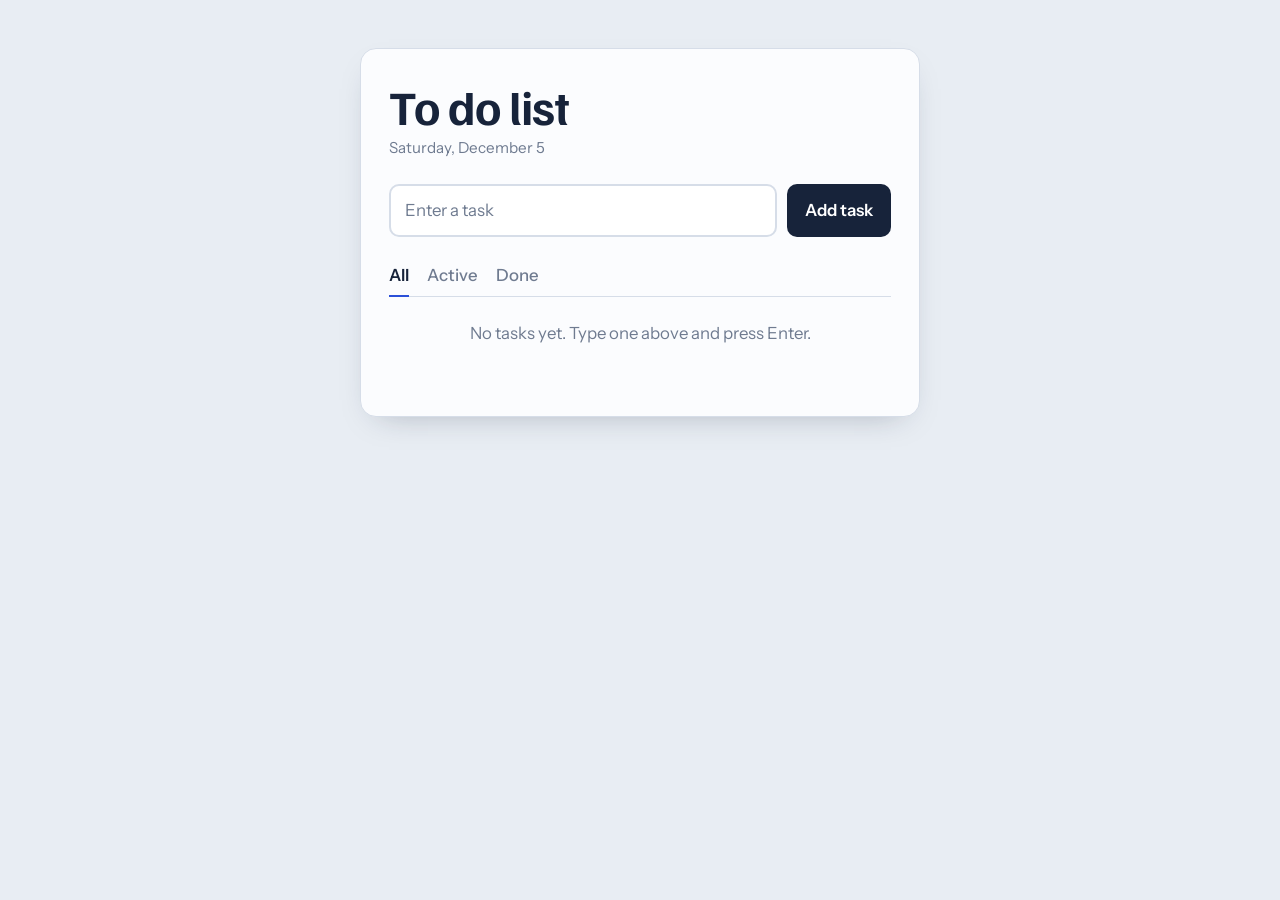
<file: index.html>
<!DOCTYPE html>
<html lang="en">
  <head>
    <meta charset="UTF-8">
    <meta name="viewport" content="width=device-width, initial-scale=1.0">
    <title>To do list</title>
    <link rel="preconnect" href="https://fonts.googleapis.com">
    <link rel="preconnect" href="https://fonts.gstatic.com" crossorigin>
    <link href="https://fonts.googleapis.com/css2?family=Familjen+Grotesk:wght@600;700&family=Instrument+Sans:wght@400;500;600&display=swap" rel="stylesheet">
    <link rel="stylesheet" href="index.css">
    <script src="index.js" defer></script>
  </head>
  <body>
    <main class="app">
      <header class="head">
        <h1>To do list</h1>
        <p class="date" id="today"></p>
      </header>

      <form class="add" id="addForm">
        <label class="sr-only" for="taskInput">New task</label>
        <input id="taskInput" placeholder="Enter a task" autocomplete="off" maxlength="200">
        <button id="addTaskButton" type="submit">Add task</button>
      </form>

      <div class="filters" role="group" aria-label="Filter tasks">
        <button type="button" data-filter="all" aria-pressed="true">All</button>
        <button type="button" data-filter="active" aria-pressed="false">Active</button>
        <button type="button" data-filter="done" aria-pressed="false">Done</button>
      </div>

      <h2 class="sr-only">Tasks</h2>
      <ul id="taskList" class="task-list"></ul>
      <p id="emptyState" class="empty" hidden></p>

      <footer class="summary">
        <span id="count"></span>
        <button type="button" id="clearDone" hidden>Clear completed</button>
      </footer>
    </main>
  </body>
</html>
</file>
<file: index.css>
:root {
  --page: #e8edf3;
  --paper: #fbfcfe;
  --ink: #17233a;
  --muted: #6f7b90;
  --line: #d6dde8;
  --pen: #2b50d8;
  --pen-soft: #e6ecfd;
  --danger: #c23b3b;
  --font-head: "Familjen Grotesk", system-ui, sans-serif;
  --font-body: "Instrument Sans", system-ui, sans-serif;
}

* { box-sizing: border-box; }

body {
  margin: 0;
  min-height: 100vh;
  padding: 48px 16px;
  background: var(--page);
  color: var(--ink);
  font-family: var(--font-body);
  font-size: 1.05rem;
  line-height: 1.5;
}

.sr-only {
  position: absolute;
  width: 1px;
  height: 1px;
  margin: -1px;
  padding: 0;
  overflow: hidden;
  clip: rect(0 0 0 0);
  white-space: nowrap;
  border: 0;
}

button { font: inherit; color: inherit; cursor: pointer; }
:focus-visible { outline: 3px solid var(--pen); outline-offset: 2px; }

/* ---------- Card ---------- */
.app {
  max-width: 560px;
  margin: 0 auto;
  padding: 32px 28px 24px;
  background: var(--paper);
  border: 1px solid var(--line);
  border-radius: 16px;
  box-shadow: 0 12px 32px -18px rgba(23, 35, 58, .35);
}

.head { margin-bottom: 24px; }
h1 {
  margin: 0;
  font-family: var(--font-head);
  font-size: clamp(2.2rem, 8vw, 3rem);
  font-weight: 700;
  line-height: 1.05;
  letter-spacing: -.02em;
}
.date { margin: 6px 0 0; color: var(--muted); font-size: .95rem; }

/* ---------- Add form ---------- */
.add { display: flex; gap: 10px; margin-bottom: 20px; }
.add input {
  flex: 1;
  min-width: 0;
  padding: 12px 14px;
  font: inherit;
  color: var(--ink);
  background: #fff;
  border: 2px solid var(--line);
  border-radius: 10px;
}
.add input::placeholder { color: var(--muted); }
.add input:focus { border-color: var(--pen); outline: none; }
.add button {
  padding: 12px 18px;
  font-weight: 600;
  color: #fff;
  background: var(--ink);
  border: 0;
  border-radius: 10px;
}
.add button:hover { background: var(--pen); }

/* ---------- Filters ---------- */
.filters { display: flex; gap: 18px; border-bottom: 1px solid var(--line); }
.filters button {
  padding: 6px 0;
  margin-bottom: -1px;
  color: var(--muted);
  background: none;
  border: 0;
  border-bottom: 2px solid transparent;
  font-weight: 500;
}
.filters button:hover { color: var(--ink); }
.filters button[aria-pressed="true"] {
  color: var(--ink);
  border-bottom-color: var(--pen);
  font-weight: 600;
}

/* ---------- Task list ---------- */
.task-list { margin: 0; padding: 0; list-style: none; }

.task {
  display: flex;
  align-items: center;
  gap: 12px;
  padding: 12px 0;
  border-bottom: 1px solid var(--line);
}

.check { position: relative; display: inline-flex; flex: none; cursor: pointer; }
.check input {
  position: absolute;
  inset: 0;
  width: 100%;
  height: 100%;
  margin: 0;
  opacity: 0;
  cursor: pointer;
}
.box {
  position: relative;
  width: 22px;
  height: 22px;
  background: #fff;
  border: 2px solid var(--muted);
  border-radius: 6px;
  transition: background-color .15s, border-color .15s;
}
.box::after {
  content: "";
  position: absolute;
  left: 6px;
  top: 1px;
  width: 6px;
  height: 12px;
  border: solid #fff;
  border-width: 0 2.5px 2.5px 0;
  transform: rotate(45deg) scale(0);
  transition: transform .15s;
}
.check input:checked + .box { background: var(--pen); border-color: var(--pen); }
.check input:checked + .box::after { transform: rotate(45deg) scale(1); }
.check input:focus-visible + .box { outline: 3px solid var(--pen); outline-offset: 2px; }

/* The strike-through draws itself left to right when a task is completed */
.text {
  flex: 1;
  min-width: 0;
  overflow-wrap: anywhere;
  background: linear-gradient(currentColor, currentColor) no-repeat 0 58% / 0 2px;
  transition: background-size .3s ease, color .3s ease;
}
.task.done .text { color: var(--muted); background-size: 100% 2px; }

.edit-input {
  flex: 1;
  min-width: 0;
  padding: 6px 10px;
  font: inherit;
  color: var(--ink);
  background: #fff;
  border: 2px solid var(--pen);
  border-radius: 8px;
}
.edit-input:focus { outline: none; }

.actions { display: flex; gap: 2px; flex: none; opacity: 0; transition: opacity .15s; }
.task:hover .actions,
.task:focus-within .actions { opacity: 1; }
.actions button {
  padding: 4px 8px;
  font-size: .9rem;
  color: var(--muted);
  background: none;
  border: 0;
  border-radius: 6px;
}
.actions button:hover { color: var(--pen); background: var(--pen-soft); }
.actions .delete:hover { color: var(--danger); background: #fbe9e9; }

/* ---------- Empty state and summary ---------- */
.empty { margin: 24px 0 8px; color: var(--muted); text-align: center; }

.summary {
  display: flex;
  align-items: center;
  justify-content: space-between;
  min-height: 32px;
  margin-top: 14px;
  color: var(--muted);
  font-size: .95rem;
}
.summary button {
  padding: 4px 8px;
  color: var(--muted);
  background: none;
  border: 0;
  border-radius: 6px;
  text-decoration: underline;
  text-underline-offset: 3px;
}
.summary button:hover { color: var(--danger); }

/* ---------- Touch screens have no hover, so keep the actions visible ---------- */
@media (hover: none) {
  .actions { opacity: 1; }
}

@media (max-width: 480px) {
  body { padding: 20px 12px; }
  .app { padding: 24px 18px 18px; }
  .add { flex-direction: column; }
}

@media (prefers-reduced-motion: reduce) {
  * { transition: none !important; }
}
</file>
<file: save.css>
:root {
  --page: #e8edf3;
  --paper: #fbfcfe;
  --ink: #17233a;
  --muted: #6f7b90;
  --line: #d6dde8;
  --pen: #2b50d8;
  --pen-soft: #e6ecfd;
  --danger: #c23b3b;
  --font-head: "Familjen Grotesk", system-ui, sans-serif;
  --font-body: "Instrument Sans", system-ui, sans-serif;
}

* { box-sizing: border-box; }

body {
  margin: 0;
  min-height: 100vh;
  padding: 48px 16px;
  background: var(--page);
  color: var(--ink);
  font-family: var(--font-body);
  font-size: 1.05rem;
  line-height: 1.5;
}

.sr-only {
  position: absolute;
  width: 1px;
  height: 1px;
  margin: -1px;
  padding: 0;
  overflow: hidden;
  clip: rect(0 0 0 0);
  white-space: nowrap;
  border: 0;
}

button { font: inherit; color: inherit; cursor: pointer; }
:focus-visible { outline: 3px solid var(--pen); outline-offset: 2px; }

/* ---------- Card ---------- */
.app {
  max-width: 560px;
  margin: 0 auto;
  padding: 32px 28px 24px;
  background: var(--paper);
  border: 1px solid var(--line);
  border-radius: 16px;
  box-shadow: 0 12px 32px -18px rgba(23, 35, 58, .35);
}

.head { margin-bottom: 24px; }
h1 {
  margin: 0;
  font-family: var(--font-head);
  font-size: clamp(2.2rem, 8vw, 3rem);
  font-weight: 700;
  line-height: 1.05;
  letter-spacing: -.02em;
}
.date { margin: 6px 0 0; color: var(--muted); font-size: .95rem; }

/* ---------- Add form ---------- */
.add { display: flex; gap: 10px; margin-bottom: 20px; }
.add input {
  flex: 1;
  min-width: 0;
  padding: 12px 14px;
  font: inherit;
  color: var(--ink);
  background: #fff;
  border: 2px solid var(--line);
  border-radius: 10px;
}
.add input::placeholder { color: var(--muted); }
.add input:focus { border-color: var(--pen); outline: none; }
.add button {
  padding: 12px 18px;
  font-weight: 600;
  color: #fff;
  background: var(--ink);
  border: 0;
  border-radius: 10px;
}
.add button:hover { background: var(--pen); }

/* ---------- Filters ---------- */
.filters { display: flex; gap: 18px; border-bottom: 1px solid var(--line); }
.filters button {
  padding: 6px 0;
  margin-bottom: -1px;
  color: var(--muted);
  background: none;
  border: 0;
  border-bottom: 2px solid transparent;
  font-weight: 500;
}
.filters button:hover { color: var(--ink); }
.filters button[aria-pressed="true"] {
  color: var(--ink);
  border-bottom-color: var(--pen);
  font-weight: 600;
}

/* ---------- Task list ---------- */
.task-list { margin: 0; padding: 0; list-style: none; }

.task {
  display: flex;
  align-items: center;
  gap: 12px;
  padding: 12px 0;
  border-bottom: 1px solid var(--line);
}

.check { position: relative; display: inline-flex; flex: none; cursor: pointer; }
.check input {
  position: absolute;
  inset: 0;
  width: 100%;
  height: 100%;
  margin: 0;
  opacity: 0;
  cursor: pointer;
}
.box {
  position: relative;
  width: 22px;
  height: 22px;
  background: #fff;
  border: 2px solid var(--muted);
  border-radius: 6px;
  transition: background-color .15s, border-color .15s;
}
.box::after {
  content: "";
  position: absolute;
  left: 6px;
  top: 1px;
  width: 6px;
  height: 12px;
  border: solid #fff;
  border-width: 0 2.5px 2.5px 0;
  transform: rotate(45deg) scale(0);
  transition: transform .15s;
}
.check input:checked + .box { background: var(--pen); border-color: var(--pen); }
.check input:checked + .box::after { transform: rotate(45deg) scale(1); }
.check input:focus-visible + .box { outline: 3px solid var(--pen); outline-offset: 2px; }

/* The strike-through draws itself left to right when a task is completed */
.text {
  flex: 1;
  min-width: 0;
  overflow-wrap: anywhere;
  background: linear-gradient(currentColor, currentColor) no-repeat 0 58% / 0 2px;
  transition: background-size .3s ease, color .3s ease;
}
.task.done .text { color: var(--muted); background-size: 100% 2px; }

.edit-input {
  flex: 1;
  min-width: 0;
  padding: 6px 10px;
  font: inherit;
  color: var(--ink);
  background: #fff;
  border: 2px solid var(--pen);
  border-radius: 8px;
}
.edit-input:focus { outline: none; }

.actions { display: flex; gap: 2px; flex: none; opacity: 0; transition: opacity .15s; }
.task:hover .actions,
.task:focus-within .actions { opacity: 1; }
.actions button {
  padding: 4px 8px;
  font-size: .9rem;
  color: var(--muted);
  background: none;
  border: 0;
  border-radius: 6px;
}
.actions button:hover { color: var(--pen); background: var(--pen-soft); }
.actions .delete:hover { color: var(--danger); background: #fbe9e9; }

/* ---------- Empty state and summary ---------- */
.empty { margin: 24px 0 8px; color: var(--muted); text-align: center; }

.summary {
  display: flex;
  align-items: center;
  justify-content: space-between;
  min-height: 32px;
  margin-top: 14px;
  color: var(--muted);
  font-size: .95rem;
}
.summary button {
  padding: 4px 8px;
  color: var(--muted);
  background: none;
  border: 0;
  border-radius: 6px;
  text-decoration: underline;
  text-underline-offset: 3px;
}
.summary button:hover { color: var(--danger); }

/* ---------- Touch screens have no hover, so keep the actions visible ---------- */
@media (hover: none) {
  .actions { opacity: 1; }
}

@media (max-width: 480px) {
  body { padding: 20px 12px; }
  .app { padding: 24px 18px 18px; }
  .add { flex-direction: column; }
}

@media (prefers-reduced-motion: reduce) {
  * { transition: none !important; }
}
</file>
